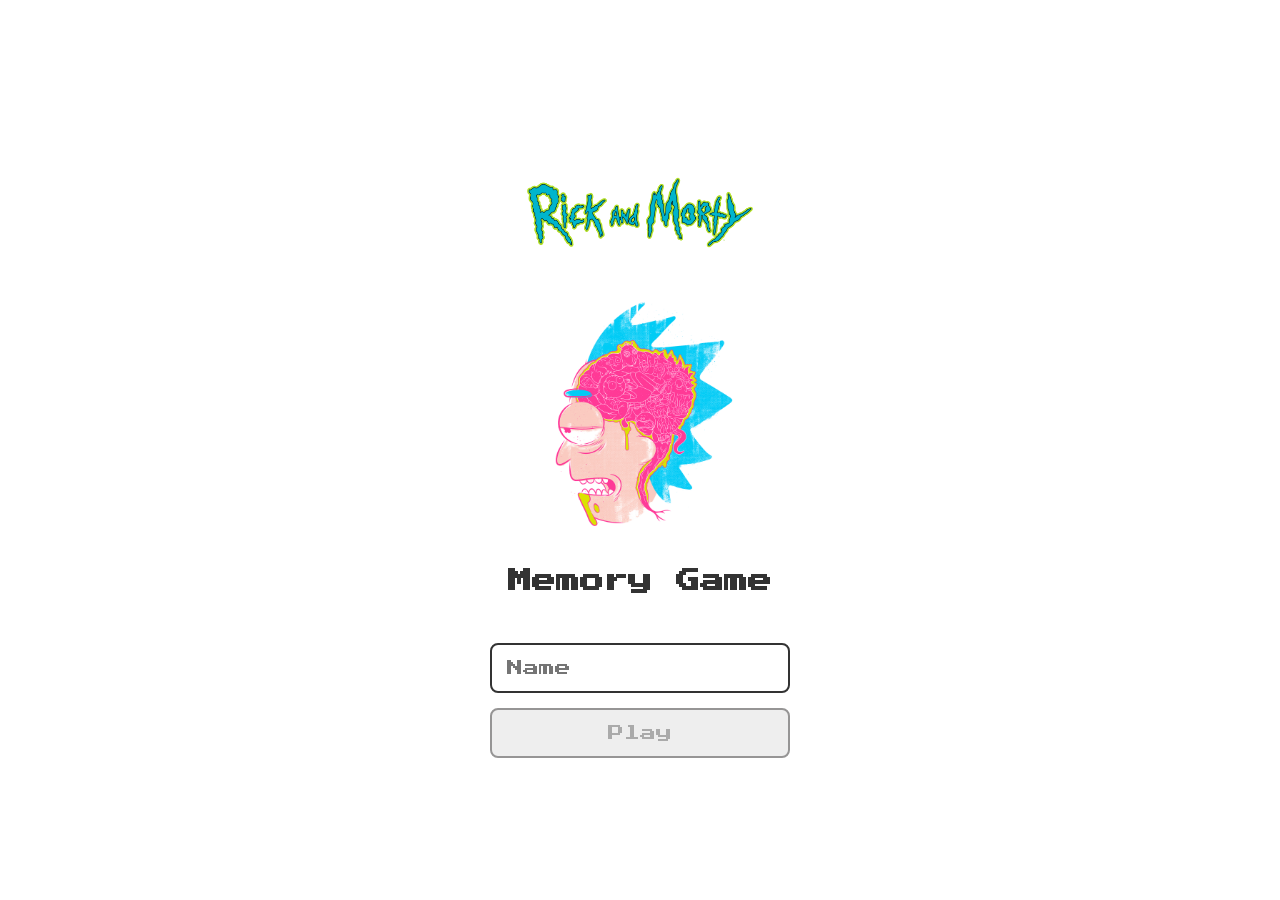
<file: index.html>
<!DOCTYPE html>
<html lang="pt-br">
<head>
    <meta charset="UTF-8">
    <meta name="viewport" content="width=device-width, initial-scale=1.0">
    <title>Memory Card</title>

<!-- links -->
    <link rel="stylesheet" href="./css/reset.css">
    <link rel="stylesheet" href="./css/login.css">
    <link rel="stylesheet" href="./css/game.css">

    <script defer src="./js/login.js"></script>
<!--Fim dos links -->

<link rel="shortcut icon" href="./images/brain.png" type="image/x-icon">
<title>Memory Game | Login</title>
</head>

<body>
<!-- começo do formulaio  -->
<form class="login-form">

    <div class="login__header">
       <img src="./images/logo.png" alt="logo"> <!--NOME DO logo.PNG -->
      <img src="./images/cerebro.jpg" alt="brain icon"><!--FOTO DO logo.PNG -->
      <h1>Memory Game</h1>

        
    </div>

    <input type="text" placeholder="Name" class="login__input">
    <button type="submit" class="login__button " disabled>Play</button>

<!--Fim do formulaio -->
</body>

</html>


<!--  site q edita musicas 
  https://mp3cut.net/pt/
 -->


 <!-- para baixar musicas 
    https://notube.net/pt/download?token=dabc02a4290423082649e58c413a52c8https://notube.net/pt/download?token=dabc02a4290423082649e58c413a52c8 -->
</file>
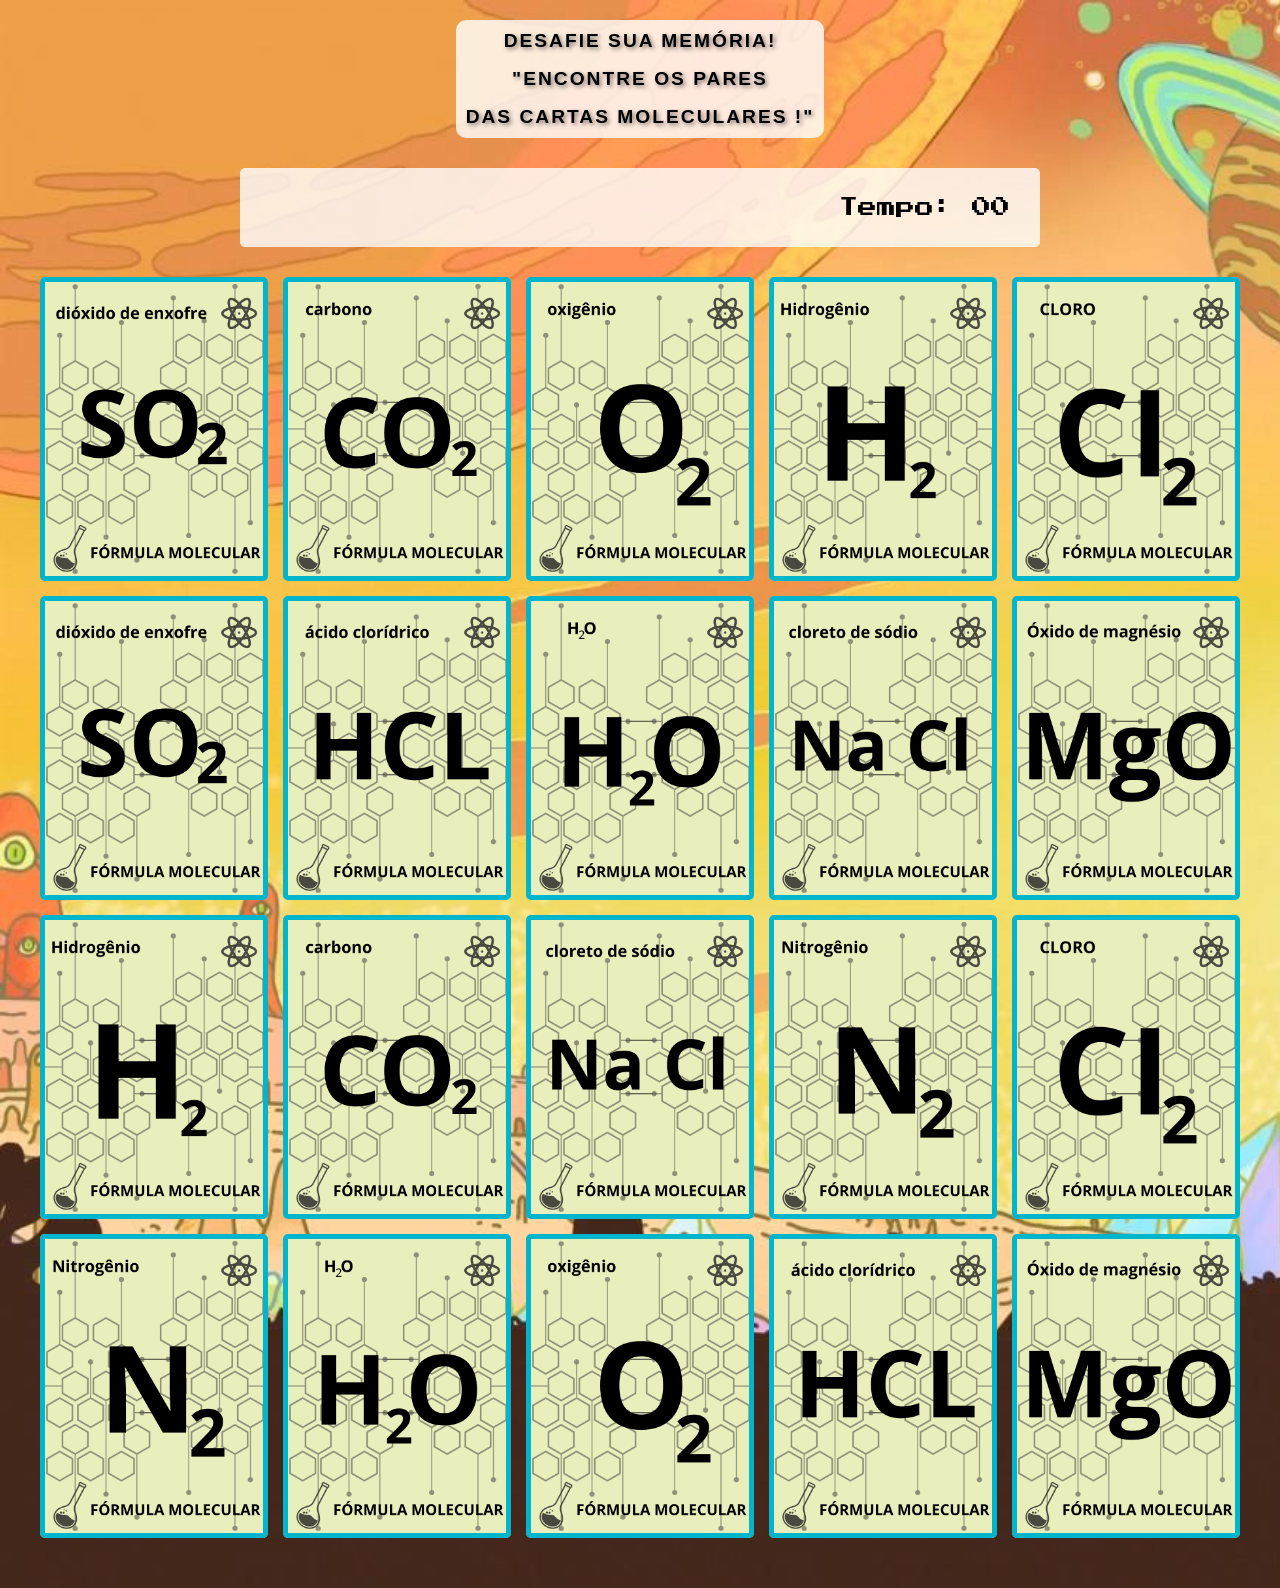
<file: page/game.html>
<!-- https://youtu.be/tcbMmm77WOU?si=BZf-PtXSz5QgAEJ6 -->
<!-- tempo do video 31:47 -->

<!DOCTYPE html>
<html lang="en">

<head>
  <meta charset="UTF-8">
  <meta name="viewport" content="width=device-width, initial-scale=1.0">
  <link rel="stylesheet" href="../css/reset.css">
  <link rel="stylesheet" href="../css/game.css">

  <script defer src="../js/game.js"></script>

  <title>Memory Game</title>
</head>

<body>

  <main>


<div class="titulo">
  <h1> Desafie sua Memória!</h1></br>
  <h1>"Encontre os Pares </h1> </br>
  <h1> das cartas Moleculares !"</h1>
</div>


    <header>
      <span class="player"></span>
      <span>Tempo: <span class="timer">00</span></span>
    </header>

    <div class="grid"></div>
    <div class="move-counter"> </div>

  </main>

</body>

</html>
</file>
<file: css/login.css>
.login-form {
    align-items: center;
    display: flex;
    flex-direction: column;
    height: 100vh;
    justify-content: center;
  } 
  
  .login__header {
    align-items: center;
    display: flex;
    flex-direction: column;
    justify-content: center;
    margin-bottom: 50px;
  }
  
  .login__header img {
    width: 250px;
  }
  
  .login__header h1 {
    color: #333;
    font-size: 1.5em;
  }
  
  .login__input {
    border: 2px solid #333;
    border-radius: 8px;
    color: #333;
    font-size: 1em;
    margin-bottom: 15px;
    max-width: 300px;
    outline: none;
    padding: 15px;
    width: 100%;
  }
  
  .login__button {
    background-color: #00b5cc;
    border: 3px solid #b2df28;
    border-radius: 8px;
    color: #fff;
    cursor: pointer;
    font-size: 1em;
    max-width: 300px;
    padding: 15px;
    width: 100%;
  }
  
  .login__button:disabled {
    background-color: #eee;
    border: 2px solid #969595;
    color: #aaa;
    cursor: auto;
  }
</file>
<file: css/game.css>
main {
  display: flex;
  flex-direction: column;
  width: 100%;
  background-image: url('../images/bg.jpg');  /*  fundo da tela */
  background-size: cover;
  min-height: 100vh;
  align-items: center;
  justify-content: center;
  padding: 20px 20px 50px;
}

/* Estilo para o título */
.titulo {
  text-align: center;
  margin-bottom: 30px;
  padding: 10px;
  background-color:rgba(255, 255, 255, 0.8);
  /* Fundo verde, similar à cor da molécula */
  border-radius: 10px;
}

.titulo h1 {
  font-size: 28px;
  color: black;
  font-family: 'Arial', sans-serif;
  font-size: 1.2em;
  text-transform: uppercase;
  letter-spacing: 2px;
  text-shadow: 2px 2px 4px rgba(0, 0, 0, 0.5);
  margin: 0;
 
}

header {
  display: flex;
  align-items: center;
  justify-content: space-between;
  background-color: rgba(255, 255, 255, 0.8);
  font-size: 1.2em;
  width: 100%;
  max-width: 800px;
  padding: 30px;
  margin: 0 0 30px;
  border-radius: 5px;
}

.grid {
  display: grid;
  grid-template-columns: repeat(5, 1fr);
  gap: 15px;
  width: 100%;
  max-width: 1200px;
  margin: 0 auto;
}

.card {
  aspect-ratio: 3/4;
  width: 100%;
  border-radius: 5px;
  position: relative;
  transition: all 400ms ease;
  transform-style: preserve-3d;
  background-color: #ccc;
}

.face {
  width: 100%;
  height: 100%;
  position: absolute;
  background-size: cover;
  background-position: center;
  border: 5px solid #00b5cc;
  border-radius: 5px;
  transition: all 400ms ease;
}

.front {
  transform: rotateY(180deg);
}

.back {
  background-image: url('../images/back.png');/*  fundo da imagem */
  backface-visibility: hidden;
}

.reveal-card {
  transform: rotateY(180deg);
}

.disabled-card {
  filter: saturate(0);
  opacity: 0.5;
}

.endgame-message {
  display: none; /* Inicialmente oculto */
  position: fixed;
  top: 0;
  left: 0;
  width: 100%;
  height: 100%;
  background-color: rgba(0, 0, 0, 0.8); /* Fundo escuro semi-transparente */
  color: white;
  font-size: 2em;
  font-family: Arial, sans-serif;
  text-align: center;
  justify-content: center;
  align-items: center;
  z-index: 1000; /* Garantir que fique acima de outros elementos */
}

.endgame-message p {
  margin: 10px 0;
}

.restart-button {
  display: none; /* Inicialmente oculto */
  position: fixed;
  top: 70%;
  left: 50%;
  transform: translate(-50%, -50%);
  padding: 10px 20px;
  font-size: 1.5em;
  color: white;
  background-color: #28a745;
  border: none;
  border-radius: 5px;
  cursor: pointer;
  z-index: 1001; /* Acima de outros elementos */
}

.restart-button:hover {
  background-color: #218838;
}


@media screen and (max-width:800px) {
  .grid {
    grid-template-columns: repeat(4, 1fr);

  }
}


@media (max-width: 400px) {

  header {
    font-size: 0.7em; /* Diminui o tamanho do texto do header */
    padding: 18px; /* Ajusta o padding para caber em telas menores */
}

.player, .timer {
    font-size: 0.8em; /* Diminui o tamanho da fonte do nome do jogador e do tempo */
}
  .grid {
    grid-template-columns: repeat(3, 1fr);
  
  }
  .endgame-message {
      font-size: 16px;
      padding: 15px;
  }

  .restart-button {
      font-size: 14px;
      padding: 8px 16px;
  }

  .card {
      width: 80px;
      height: 120px;
  }
}
</file>
